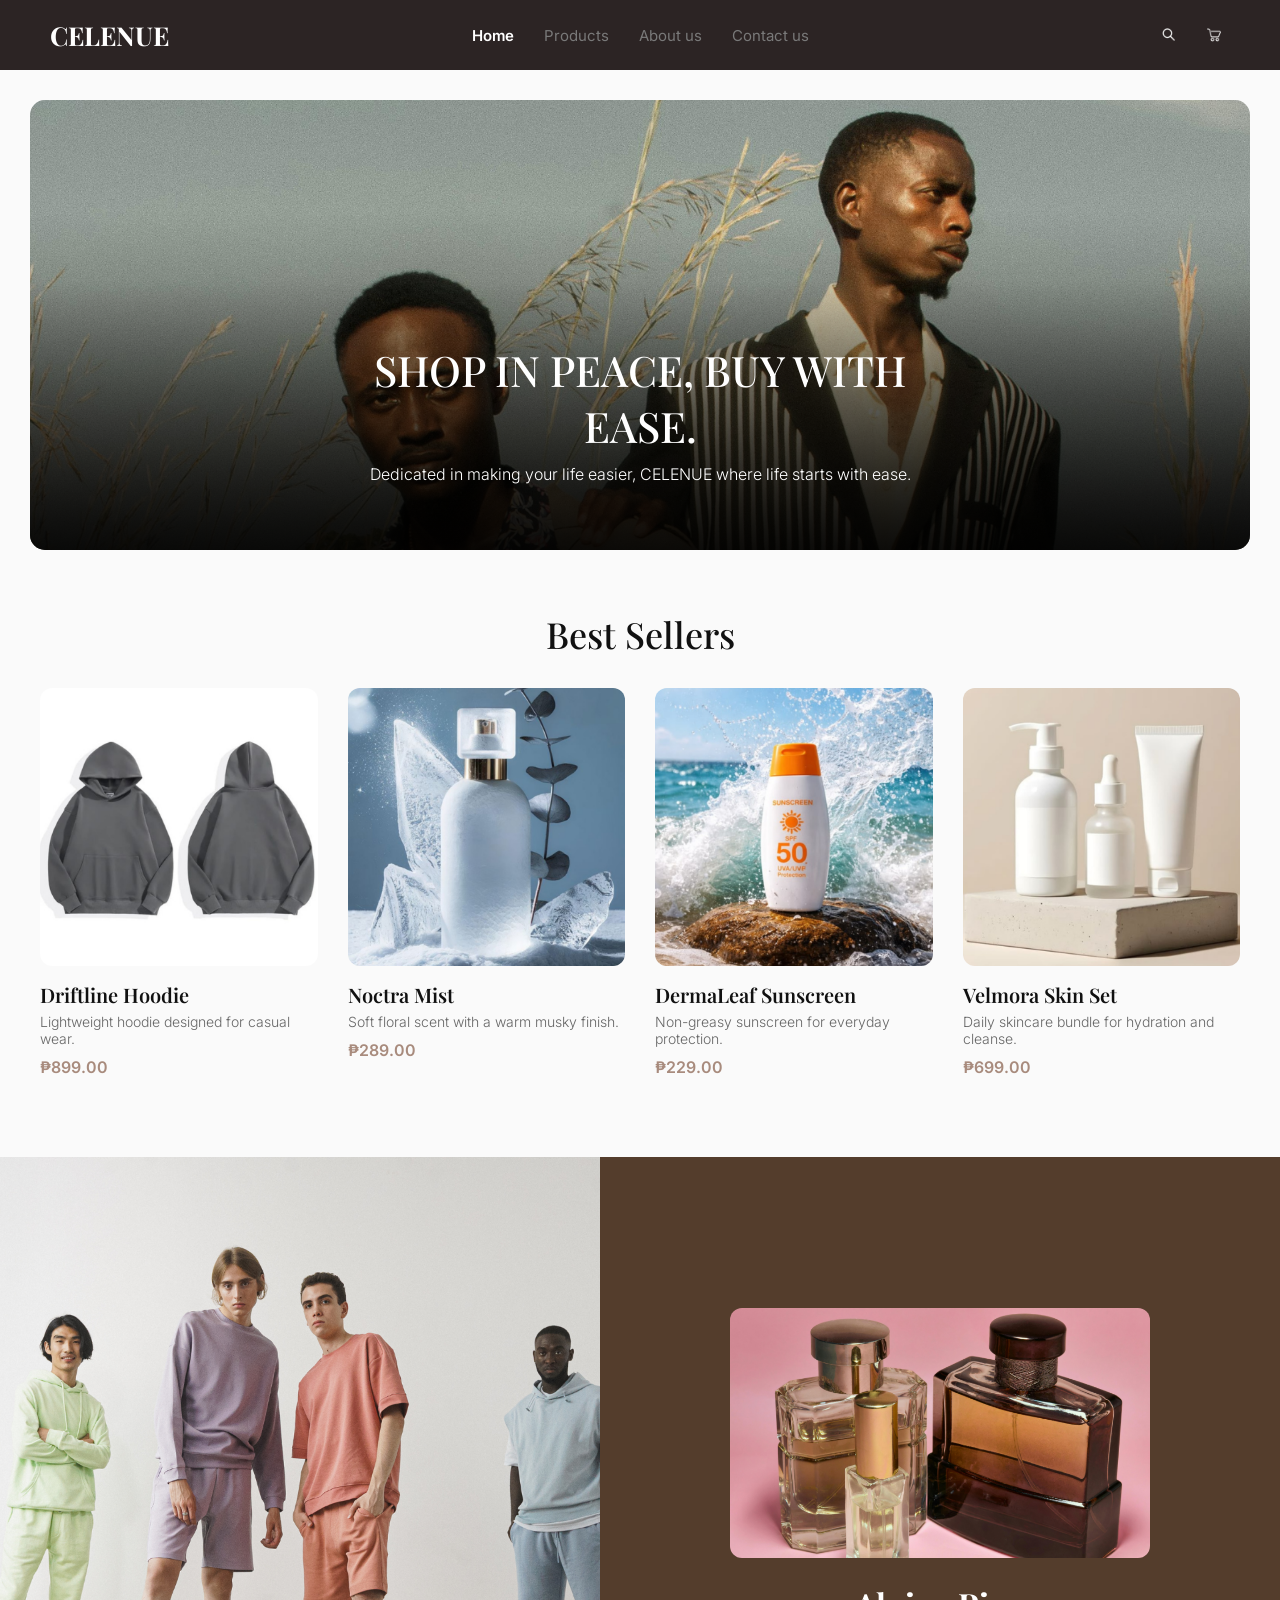
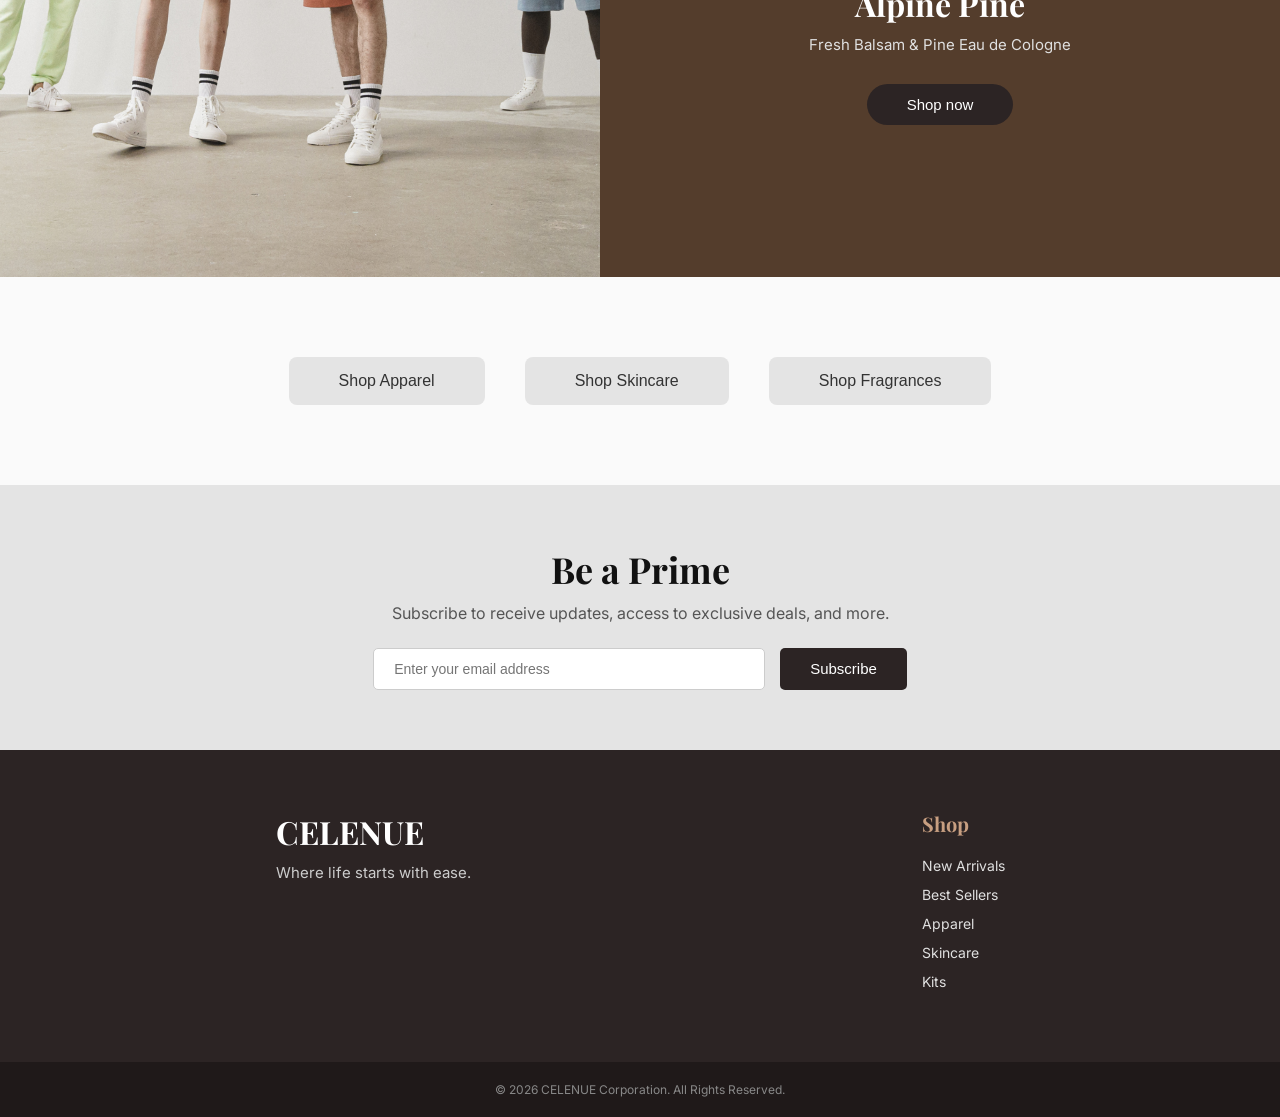
<file: index.html>
<!DOCTYPE html>
<html lang="en">
<head>
    <meta charset="UTF-8">
    <meta name="viewport" content="width=device-width, initial-scale=1.0">
    <link rel="stylesheet" href="style.css">
    <link href="https://fonts.googleapis.com/css2?family=Inter:wght@300;400;500;600&family=Playfair+Display:wght@400;500;600&display=swap" rel="stylesheet">
    <title>CELENUE</title>
    <link rel="icon" href="Assets/Images/favicon.png">
</head>
<body>
    <nav class="navbar"> 
        <h1 class="logo">CELENUE</h1>
        <ul class="navlinks">
            <li><a href="index.html" style="color: white; font-weight: 600;">Home</a></li>
            <li><a href="products.html">Products</a></li>
            <li><a href="about.html">About us</a></li>
            <li><a href="contact.html">Contact us</a></li> 
        </ul>

        <div class="navicons">
            <div class="dropdown-container">
                <button class="iconbtn" style="filter: invert(1);">
                    <img src="Assets/Search.png" alt="Search">
                </button>
                <div class="navPopup searchPopupWide">
                    <div class="searchInputWrapper">
                        <img src="Assets/Search.png" class="searchIconInside">
                        <input type="text" placeholder="Search">
                    </div>
                    <div class="searchResultsGrid">
                        <a href="#modal1" class="searchResultCard" style="text-decoration: none; color: inherit;">
                            <span class="searchResultCategory">Apparel</span>
                            <img src="Assets/products/DriftlineHoodie_apparel.png" class="searchResultImage">
                            <h4 class="searchResultTitle">Driftline Hoodie</h4>
                            <p class="searchResultPrice">₱899.00</p>
                        </a>
                        <a href="#modal2" class="searchResultCard" style="text-decoration: none; color: inherit;">
                            <span class="searchResultCategory">Fragrance</span>
                            <img src="Assets/products/NoctraMist_perfume.png" class="searchResultImage">
                            <h4 class="searchResultTitle">Noctra Mist</h4>
                            <p class="searchResultPrice">₱289.00</p>
                        </a>
                        <a href="#modal3" class="searchResultCard" style="text-decoration: none; color: inherit;">
                            <span class="searchResultCategory">Skincare</span>
                            <img src="Assets/products/DermaLeafSunscreen_skincare.png" class="searchResultImage">
                            <h4 class="searchResultTitle">DermaLeaf</h4>
                            <p class="searchResultPrice">₱229.00</p>
                        </a>
                        <a href="#modal4" class="searchResultCard" style="text-decoration: none; color: inherit;">
                            <span class="searchResultCategory">Kits</span>
                            <img src="Assets/products/VelmoraSkinSet_skincare.png" class="searchResultImage">
                            <h4 class="searchResultTitle">Velmora Skin Set</h4>
                            <p class="searchResultPrice">₱699.00</p>
                        </a>
                    </div>
                </div>
            </div>

            <div class="dropdown-container">
                <button class="iconbtn" style="filter: invert(1);">
                    <img src="Assets/Cart.png" alt="Cart">
                    <span id="cartCount"></span>
                </button>
                <div class="navPopup">
                    <h3 class="cartTitle">Cart</h3>
                    <div id="cartItemsContainer"></div>
                    <div class="cartSubtotalRow">
                        <span>Subtotal</span>
                        <strong id="cartSubtotal">₱0.00</strong>
                    </div>
                    <a href="checkout.html" class="btnCheckout">Check out</a>
                </div>
            </div>
        </div>
    </nav>

    <div class="topImage">
        <img src="Assets/Images/HomePageMain.png" alt="Hero">
        <div class="text">
            <h2>SHOP IN PEACE, BUY WITH EASE.</h2>
            <p>Dedicated in making your life easier, CELENUE where life starts with ease.</p>
        </div>
    </div>

    <h3>Best Sellers</h3>
    <div class="Item-container">
        <a href="#modal1" class="card">
            <img src="Assets/products/DriftlineHoodie_apparel.png" alt="Driftline">
            <div class="text">
                <h4>Driftline Hoodie</h4>
                <p class="desc">Lightweight hoodie designed for casual wear.</p>
                <p class="price">₱899.00</p>
            </div>
        </a>
        <a href="#modal2" class="card">
            <img src="Assets/products/NoctraMist_perfume.png" alt="Noctra">
            <div class="text">
                <h4>Noctra Mist</h4>
                <p class="desc">Soft floral scent with a warm musky finish.</p>
                <p class="price">₱289.00</p>
            </div>
        </a>
        <a href="#modal3" class="card">
            <img src="Assets/products/DermaLeafSunscreen_skincare.png" alt="DermaLeaf">
            <div class="text">
                <h4>DermaLeaf Sunscreen</h4>
                <p class="desc">Non-greasy sunscreen for everyday protection.</p>
                <p class="price">₱229.00</p>
            </div>
        </a>
        <a href="#modal4" class="card">
            <img src="Assets/products/VelmoraSkinSet_skincare.png" alt="Velmora">
            <div class="text">
                <h4>Velmora Skin Set</h4>
                <p class="desc">Daily skincare bundle for hydration and cleanse.</p>
                <p class="price">₱699.00</p>
            </div>
        </a>
    </div>

    <div class="showcase">
        <div class="left-side">
            <img src="Assets/Images/PromoModel.png">
        </div>
        <div class="right-side">
            <div class="right-card">
                <img src="Assets/Images/PromoProduct.png">
                <div class="right-content">
                    <h2>Alpine Pine</h2>
                    <p>Fresh Balsam & Pine Eau de Cologne</p>
                    <a href="products.html"><button>Shop now</button></a>
                </div>
            </div>            
        </div>
    </div>

    <div class="buttonshop">
        <a href="products.html?category=Apparel"><button>Shop Apparel</button></a>
        <a href="products.html?category=Skincare"><button>Shop Skincare</button></a>
        <a href="products.html?category=Fragrance"><button>Shop Fragrances</button></a>
    </div>

    <div class="club">
        <div class="clubInv">
            <h2>Be a Prime</h2>
            <p>Subscribe to receive updates, access to exclusive deals, and more.</p>
        </div>
        <div class="ClubSub">
            <input type="email" placeholder="Enter your email address">
            <button>Subscribe</button>
        </div>
    </div>

    <div class="footer">
        <div class="top-footer">
            <div class="left-footer">
                <h2>CELENUE</h2>
                <p>Where life starts with ease.</p>
            </div>
            <div class="middle-footer">
                <h2>Shop</h2>
                <ul class="shoplinks">
                    <li><a href="products.html?sort=Newest">New Arrivals</a></li>
                    <li><a href="products.html?sort=Top Rated">Best Sellers</a></li>
                    <li><a href="products.html?category=Apparel">Apparel</a></li>
                    <li><a href="products.html?category=Skincare">Skincare</a></li>
                    <li><a href="products.html?category=Kits">Kits</a></li>
                </ul>
            </div>
        </div>
        <div class="bottom-footer">
            <p style="margin: 0;">© 2026 CELENUE Corporation. All Rights Reserved.</p>
        </div>
    </div>
    
    <div id="modal1" class="modalOverlay">
        <div class="quickViewBox">
            <a href="#!" class="closeModalBtn">&times;</a>
            <div class="modalLeft">
                <img src="Assets/products/DriftlineHoodie_apparel.png" alt="Product">
            </div>
            <div class="modalRight">
                <span>Apparel</span>
                <h2>Driftline Hoodie</h2>
                <div class="price">₱899.00</div>
                <p>Lightweight hoodie designed for casual wear. Crafted for extreme comfort and modern minimalism.</p>
                <button class="btnAddCart">Add to cart</button>
                <a href="checkout.html">
                    <button class="modalBtnBlack">Buy now</button>
                </a>
            </div>
        </div>
    </div>

    <div id="modal2" class="modalOverlay">
        <div class="quickViewBox">
            <a href="#!" class="closeModalBtn">&times;</a>
            <div class="modalLeft">
                <img src="Assets/products/NoctraMist_perfume.png" alt="Product">
            </div>
            <div class="modalRight">
                <span>Fragrance</span>
                <h2>Noctra Mist</h2>
                <div class="price">₱289.00</div>
                <p>Soft floral scent with a warm musky finish. Perfect for evening wear and special occasions.</p>
                <button class="btnAddCart">Add to cart</button>
                <a href="checkout.html">
                    <button class="modalBtnBlack">Buy now</button>
                </a>
            </div>
        </div>
    </div>

    <div id="modal3" class="modalOverlay">
        <div class="quickViewBox">
            <a href="#!" class="closeModalBtn">&times;</a>
            <div class="modalLeft">
                <img src="Assets/products/DermaLeafSunscreen_skincare.png" alt="Product">
            </div>
            <div class="modalRight">
                <span>Skincare</span>
                <h2>DermaLeaf Sunscreen</h2>
                <div class="price">₱229.00</div>
                <p>Non-greasy sunscreen for everyday protection. Keeps your skin clear and protected from UV rays.</p>
                <button class="btnAddCart">Add to cart</button>
                <a href="checkout.html">
                    <button class="modalBtnBlack">Buy now</button>
                </a>
            </div>
        </div>
    </div>

    <div id="modal4" class="modalOverlay">
        <div class="quickViewBox">
            <a href="#!" class="closeModalBtn">&times;</a>
            <div class="modalLeft">
                <img src="Assets/products/VelmoraSkinSet_skincare.png" alt="Product">
            </div>
            <div class="modalRight">
                <span>Kits</span>
                <h2>Velmora Skin Set</h2>
                <div class="price">₱699.00</div>
                <p>Daily skincare bundle for hydration and gentle cleanse. The ultimate grooming essential.</p>
                <button class="btnAddCart">Add to cart</button>
                <a href="checkout.html">
                    <button class="modalBtnBlack">Buy now</button>
                </a>
            </div>
        </div>
    </div>

    <script src="products.js"></script>
    <script src="script.js"></script>
</body>
</html>
</file>
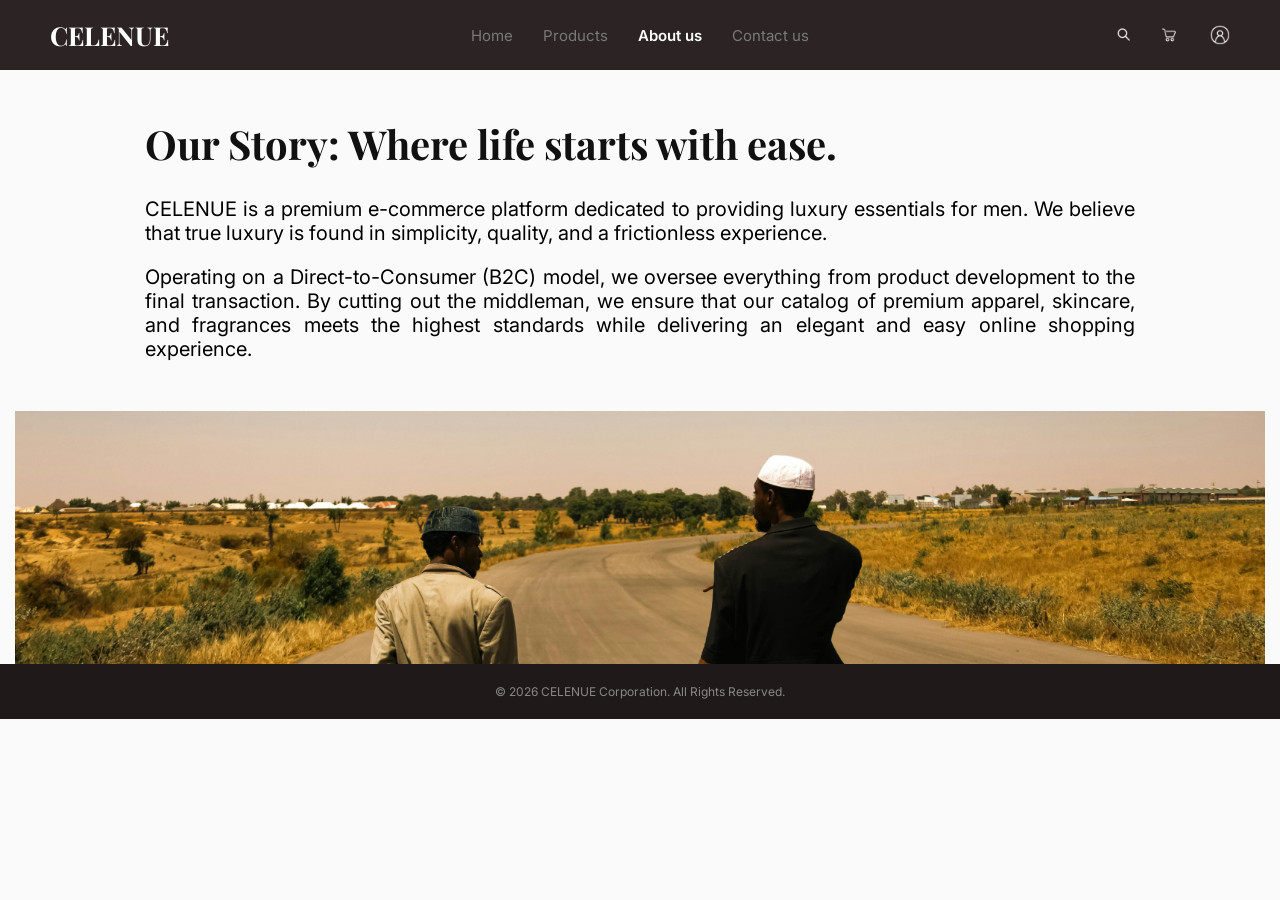
<file: about.html>
<!DOCTYPE html>
<html lang="en">
<head>
    <meta charset="UTF-8">
    <meta name="viewport" content="width=device-width, initial-scale=1.0">
    <link rel="stylesheet" href="style.css">
    <link href="https://fonts.googleapis.com/css2?family=Inter:wght@300;400;500;600&family=Playfair+Display:wght@400;500;600&display=swap" rel="stylesheet">
    <title>About Us</title>
    <link rel="icon" href="Assets/Images/favicon.png">
</head>
<body>
    <div class="about-wrapper">
        <nav class="navbar"> 
            <h1 class="logo">CELENUE</h1>
            <ul class="navlinks">
                <li><a href="index.html">Home</a></li>
                <li><a href="products.html">Products</a></li>
                <li><a href="about.html" style="color: white; font-weight: 600;">About us</a></li>
                <li><a href="contact.html">Contact us</a></li> 
            </ul>

            <div class="navicons">
                <div class="dropdown-container">
                    <button class="iconbtn" style="filter: invert(1);">
                        <img src="Assets/Search.png" alt="Search">
                    </button>
                    <div class="navPopup searchPopupWide">
                        <div class="searchInputWrapper">
                            <img src="Assets/Search.png" class="searchIconInside">
                            <input type="text" placeholder="Search">
                        </div>
                        <div class="searchResultsGrid">
                            <a href="#modal1" class="searchResultCard" style="text-decoration: none; color: inherit;">
                                <span class="searchResultCategory">Apparel</span>
                                <img src="Assets/products/DriftlineHoodie_apparel.png" class="searchResultImage">
                                <h4 class="searchResultTitle">Driftline Hoodie</h4>
                                <p class="searchResultPrice">₱899.00</p>
                            </a>
                            <a href="#modal2" class="searchResultCard" style="text-decoration: none; color: inherit;">
                                <span class="searchResultCategory">Fragrance</span>
                                <img src="Assets/products/NoctraMist_perfume.png" class="searchResultImage">
                                <h4 class="searchResultTitle">Noctra Mist</h4>
                                <p class="searchResultPrice">₱289.00</p>
                            </a>
                            <a href="#modal3" class="searchResultCard" style="text-decoration: none; color: inherit;">
                                <span class="searchResultCategory">Skincare</span>
                                <img src="Assets/products/DermaLeafSunscreen_skincare.png" class="searchResultImage">
                                <h4 class="searchResultTitle">DermaLeaf</h4>
                                <p class="searchResultPrice">₱229.00</p>
                            </a>
                            <a href="#modal4" class="searchResultCard" style="text-decoration: none; color: inherit;">
                                <span class="searchResultCategory">Kits</span>
                                <img src="Assets/products/VelmoraSkinSet_skincare.png" class="searchResultImage">
                                <h4 class="searchResultTitle">Velmora Skin Set</h4>
                                <p class="searchResultPrice">₱699.00</p>
                            </a>
                        </div>
                    </div>
                </div>

                <div class="dropdown-container">
                    <button class="iconbtn" style="filter: invert(1);">
                        <img src="Assets/Cart.png" alt="Cart">
                        <span id="cartCount"></span>
                    </button>
                    <div class="navPopup">
                        <h3 class="cartTitle">Cart</h3>
                        
                        <div id="cartItemsContainer"></div>

                        <div class="cartSubtotalRow">
                            <span>Subtotal</span>
                            <strong id="cartSubtotal">₱0.00</strong>
                        </div>
                        
                        <a href="checkout.html" class="btnCheckout">Check out</a>
                    </div>
                </div>

                <div class="dropdown-container">
                    <button class="iconbtn" style="filter: invert(1);"><img src="Assets/Profile.png" alt="Profile"></button>
                    <div class="navPopup" style="width: 200px;">
                        <p style="margin: 0 0 15px 0; font-size: 14px;">Welcome back!</p>
                        <a href="#!" class="btnCheckout">Sign In</a>
                    </div>
                </div>
            </div>
        </nav>

        <div class="about-content">
            <h1>Our Story: Where life starts with ease.</h1>
            <p>CELENUE is a premium e-commerce platform dedicated to providing luxury essentials for men. We believe that true luxury is found in simplicity, quality, and a frictionless experience.</p>
            <p>Operating on a Direct-to-Consumer (B2C) model, we oversee everything from product development to the final transaction. By cutting out the middleman, we ensure that our catalog of premium apparel, skincare, and fragrances meets the highest standards while delivering an elegant and easy online shopping experience.</p>
        </div>

        <img src="Assets/Images/AboutUs.png" alt="About CELENUE" class="about-image">

        <div class="bottom-footer" style="margin-top: auto; margin-bottom: 0;">
            <p style="margin: 0;">© 2026 CELENUE Corporation. All Rights Reserved.</p>
        </div>
    </div>

    <script src="products.js"></script>
    <script src="script.js"></script>
</body>
</html>
</file>
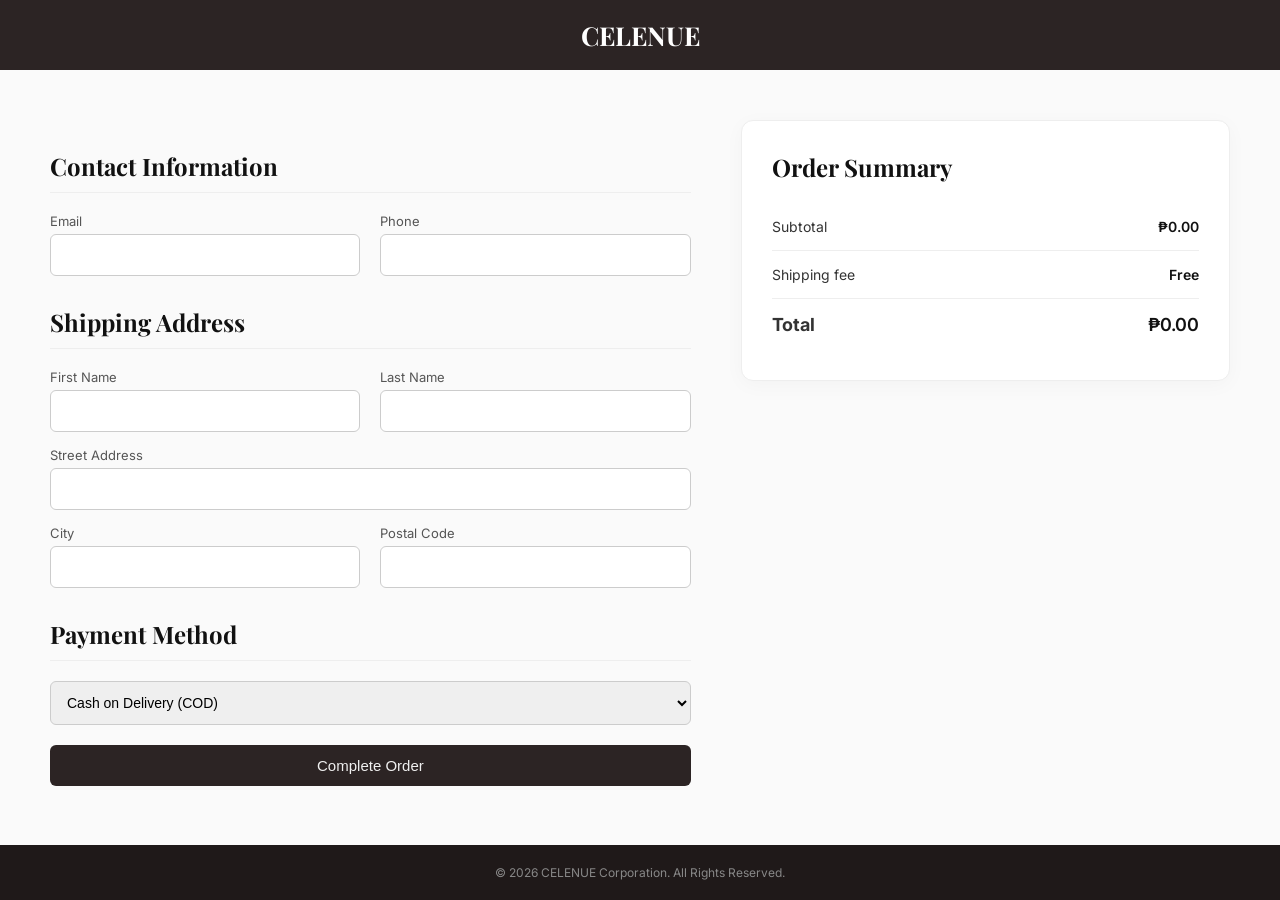
<file: checkout.html>
<!DOCTYPE html>
<html lang="en">
<head>
    <meta charset="UTF-8">
    <meta name="viewport" content="width=device-width, initial-scale=1.0">
    <link rel="stylesheet" href="style.css">
    <link href="https://fonts.googleapis.com/css2?family=Inter:wght@300;400;500;600&family=Playfair+Display:wght@400;500;600&display=swap" rel="stylesheet">
    <title>Checkout</title>
    <link rel="icon" href="Assets/Images/favicon.png">
</head>
<body>
    <nav class="navbar" style="justify-content: center; display: flex;"> 
        <h1 class="logo" style="margin: 0;">CELENUE</h1>
    </nav>

    <div class="checkout-wrapper">
        <div class="checkout-form">
            <h2>Contact Information</h2>
            <div class="form-row">
                <div class="form-group"><label>Email</label><input type="email"></div>
                <div class="form-group"><label>Phone</label><input type="text"></div>
            </div>
            
            <h2>Shipping Address</h2>
            <div class="form-row">
                <div class="form-group"><label>First Name</label><input type="text"></div>
                <div class="form-group"><label>Last Name</label><input type="text"></div>
            </div>
            <div class="form-group" style="margin-bottom: 15px;">
                <label>Street Address</label><input type="text">
            </div>
            <div class="form-row">
                <div class="form-group"><label>City</label><input type="text"></div>
                <div class="form-group"><label>Postal Code</label><input type="text"></div>
            </div>
            
            <h2>Payment Method</h2>
            <div class="form-group">
                <select>
                    <option>Cash on Delivery (COD)</option>
                    <option>Credit Card</option>
                </select>
            </div>
            
            <button class="btnCheckout complete-order-btn" style="color:rgb(239, 239, 239); margin-top: 20px; margin-bottom: 20px; border-radius: 6px;">Complete Order</button>
        </div>

        <div class="checkout-summary">
            <h2>Order Summary</h2>
            <table class="summary-table">
                <tr><td>Subtotal</td><td>₱0.00</td></tr>
                <tr><td>Shipping fee</td><td>Free</td></tr>
                <tr><td><strong style="font-size:18px;">Total</strong></td><td><strong style="font-size:18px;">₱0.00</strong></td></tr>
            </table>
        </div>
    </div>

    <div class="bottom-footer" style="position: fixed; bottom: 0; width: 100%;">
        <p style="margin: 0;">© 2026 CELENUE Corporation. All Rights Reserved.</p>
    </div>

    <script src="products.js"></script>
    <script src="script.js"></script>
</body>
</html>
</file>
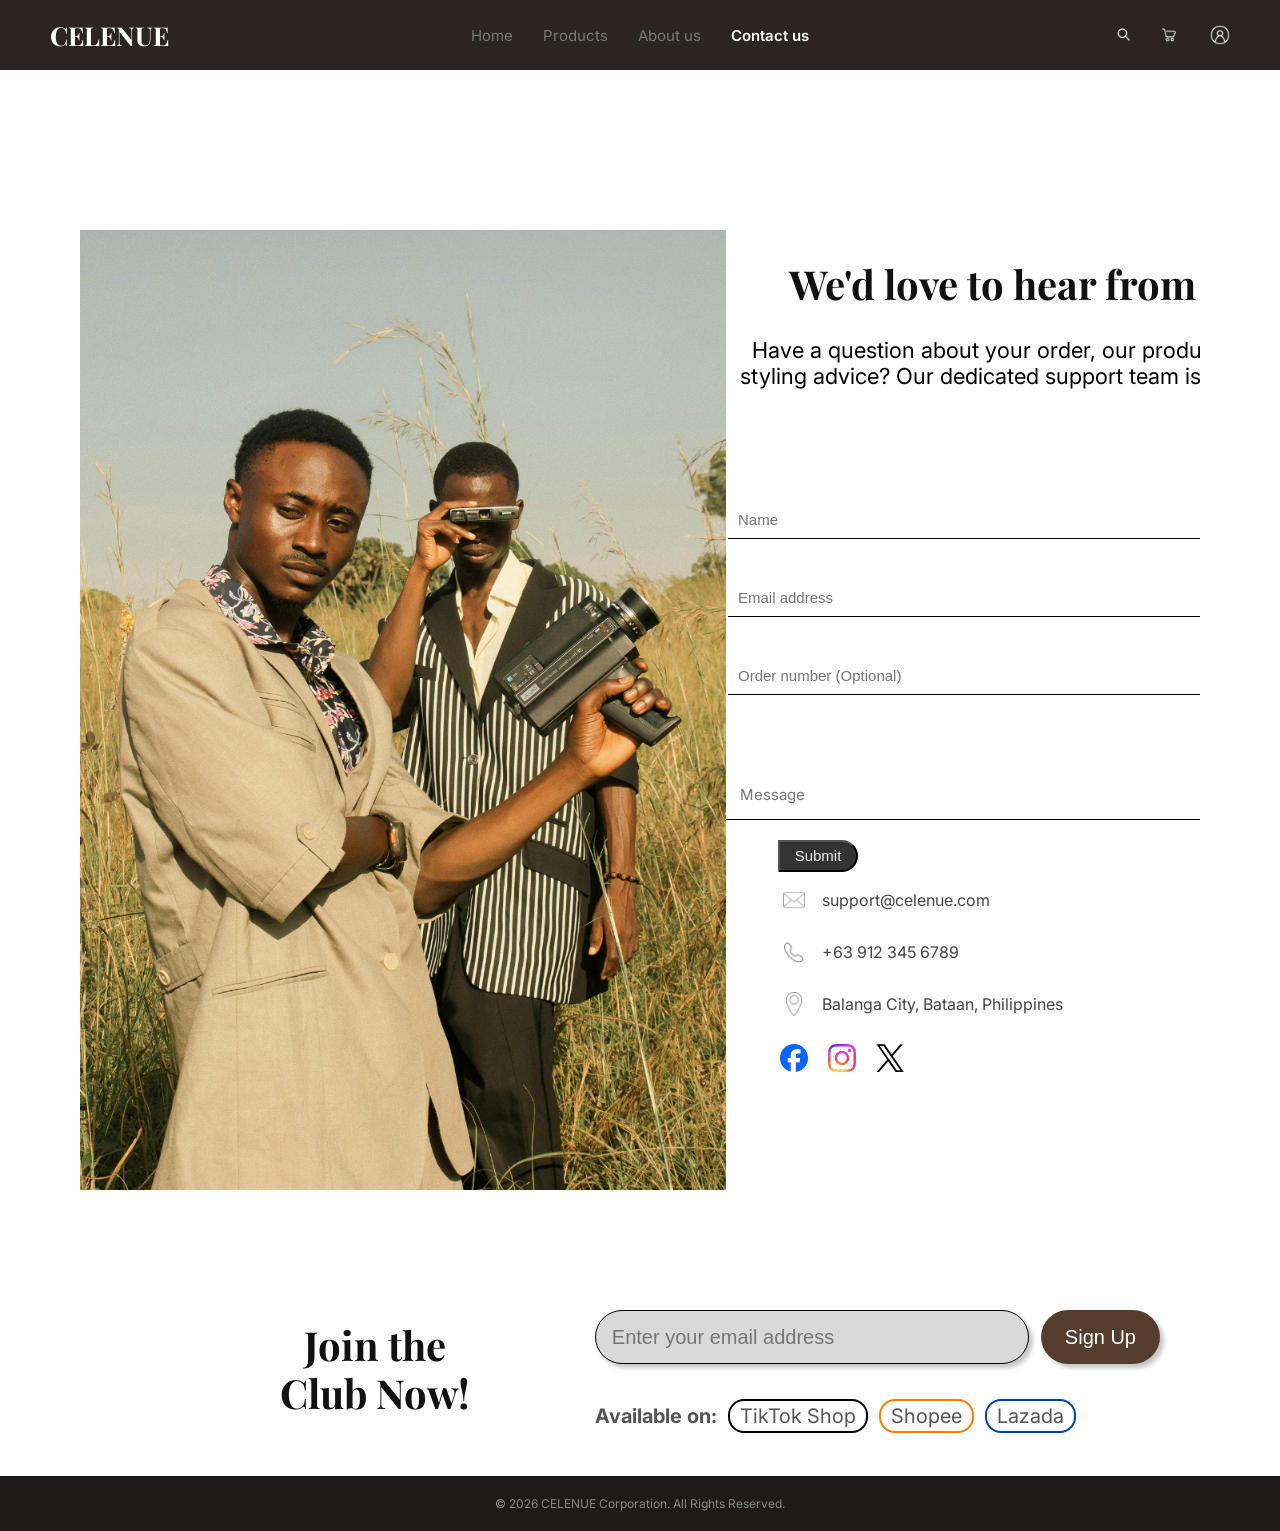
<file: contact.html>
<!DOCTYPE html>
<html lang="en">
<head>
    <meta charset="UTF-8">
    <meta name="viewport" content="width=device-width, initial-scale=1.0">
    <link rel="stylesheet" href="style.css">
    <link href="https://fonts.googleapis.com/css2?family=Inter:wght@300;400;500;600&family=Playfair+Display:wght@400;500;600&display=swap" rel="stylesheet">
    <title>Contact Us</title>
    <link rel="icon" href="Assets/Images/favicon.png">
</head>
<body style="background-color: white;">
    <nav class="navbar"> 
        <h1 class="logo">CELENUE</h1>
        <ul class="navlinks">
            <li><a href="index.html">Home</a></li>
            <li><a href="products.html">Products</a></li>
            <li><a href="about.html">About us</a></li>
            <li><a href="contact.html" style="color: white; font-weight: 600;">Contact us</a></li> 
        </ul>

        <div class="navicons">
            <div class="dropdown-container">
                <button class="iconbtn" style="filter: invert(1);">
                    <img src="Assets/Search.png" alt="Search">
                </button>
                <div class="navPopup searchPopupWide">
                    <div class="searchInputWrapper">
                        <img src="Assets/Search.png" class="searchIconInside">
                        <input type="text" placeholder="Search">
                    </div>
                    <div class="searchResultsGrid">
                        <a href="#modal1" class="searchResultCard" style="text-decoration: none; color: inherit;">
                            <span class="searchResultCategory">Apparel</span>
                            <img src="Assets/products/DriftlineHoodie_apparel.png" class="searchResultImage">
                            <h4 class="searchResultTitle">Driftline Hoodie</h4>
                            <p class="searchResultPrice">₱899.00</p>
                        </a>
                        <a href="#modal2" class="searchResultCard" style="text-decoration: none; color: inherit;">
                            <span class="searchResultCategory">Fragrance</span>
                            <img src="Assets/products/NoctraMist_perfume.png" class="searchResultImage">
                            <h4 class="searchResultTitle">Noctra Mist</h4>
                            <p class="searchResultPrice">₱289.00</p>
                        </a>
                        <a href="#modal3" class="searchResultCard" style="text-decoration: none; color: inherit;">
                            <span class="searchResultCategory">Skincare</span>
                            <img src="Assets/products/DermaLeafSunscreen_skincare.png" class="searchResultImage">
                            <h4 class="searchResultTitle">DermaLeaf</h4>
                            <p class="searchResultPrice">₱229.00</p>
                        </a>
                        <a href="#modal4" class="searchResultCard" style="text-decoration: none; color: inherit;">
                            <span class="searchResultCategory">Kits</span>
                            <img src="Assets/products/VelmoraSkinSet_skincare.png" class="searchResultImage">
                            <h4 class="searchResultTitle">Velmora Skin Set</h4>
                            <p class="searchResultPrice">₱699.00</p>
                        </a>
                    </div>
                </div>
            </div>

            <div class="dropdown-container">
                <button class="iconbtn" style="filter: invert(1);">
                    <img src="Assets/Cart.png" alt="Cart">
                    <span id="cartCount"></span>
                </button>
                <div class="navPopup">
                    <h3 class="cartTitle">Cart</h3>
                    
                    <div id="cartItemsContainer"></div>

                    <div class="cartSubtotalRow">
                        <span>Subtotal</span>
                        <strong id="cartSubtotal">₱0.00</strong>
                    </div>
                    
                    <a href="checkout.html" class="btnCheckout">Check out</a>
                </div>
            </div>

            <div class="dropdown-container">
                <button class="iconbtn" style="filter: invert(1);"><img src="Assets/Profile.png" alt="Profile"></button>
                <div class="navPopup" style="width: 200px;">
                    <p style="margin: 0 0 15px 0; font-size: 14px;">Welcome back!</p>
                    <a href="#!" class="btnCheckout">Sign In</a>
                </div>
            </div>
        </div>
    </nav>

    <div class="contact-layout">
        <div class="contact-left">
            <img src="Assets/Images/contactUs.png" alt="Contact Model">
        </div>
        <div class="contact-right">
            <h1>We'd love to hear from you!</h1>
            <p class="sub">Have a question about your order, our products, or need<br>styling advice? Our dedicated support team is here to help.</p>
            
            <form class="form">
                <input type="text" placeholder="Name" style="margin-top: 50px;">
                <input type="email" placeholder="Email address">
                <input type="text" placeholder="Order number (Optional)">
                <textarea placeholder="Message"></textarea>
                <button type="button">Submit</button>
            </form>

            <div class="contact-details">
                <div class="detail-row">
                    <img src="Assets/Mail.png">
                    <span>support@celenue.com</span>
                </div>
                <div class="detail-row">
                    <img src="Assets/Phone.png">
                    <span>+63 912 345 6789</span>
                </div>
                <div class="detail-row">
                    <img src="Assets/Location.png">
                    <span>Balanga City, Bataan, Philippines</span>
                </div>
                <div class="socials">                
                    <img class="img" src="Assets/Facebook.png" alt="facebookIcon">
                    <img class="img" src="Assets/Instagram.png" alt="instagramIcon">
                    <img class="img" src="Assets/X.com.png" alt="xIcon">
                </div>
            </div>
        </div>
    </div>

    <div class="join-club-banner">
        <h2>Join the<br>Club Now!</h2>
        <div>
            <div class="join-club-form">
                <input type="email" placeholder="Enter your email address">
                <button class="btnsign">Sign Up</button>
            </div>
            <div class="available-badges">
                <strong>Available on:</strong>
                <span style="border: 2px solid #000000;">TikTok Shop</span>
                <span style="border: 2px solid #FF7B00;">Shopee</span>
                <span style="border: 2px solid #003fab;">Lazada</span>
            </div>
        </div>
    </div>

    <div class="bottom-footer">
        <p style="margin: 0;">© 2026 CELENUE Corporation. All Rights Reserved.</p>
    </div>

    <script src="products.js"></script>
    <script src="script.js"></script>
</body>
</html>
</file>
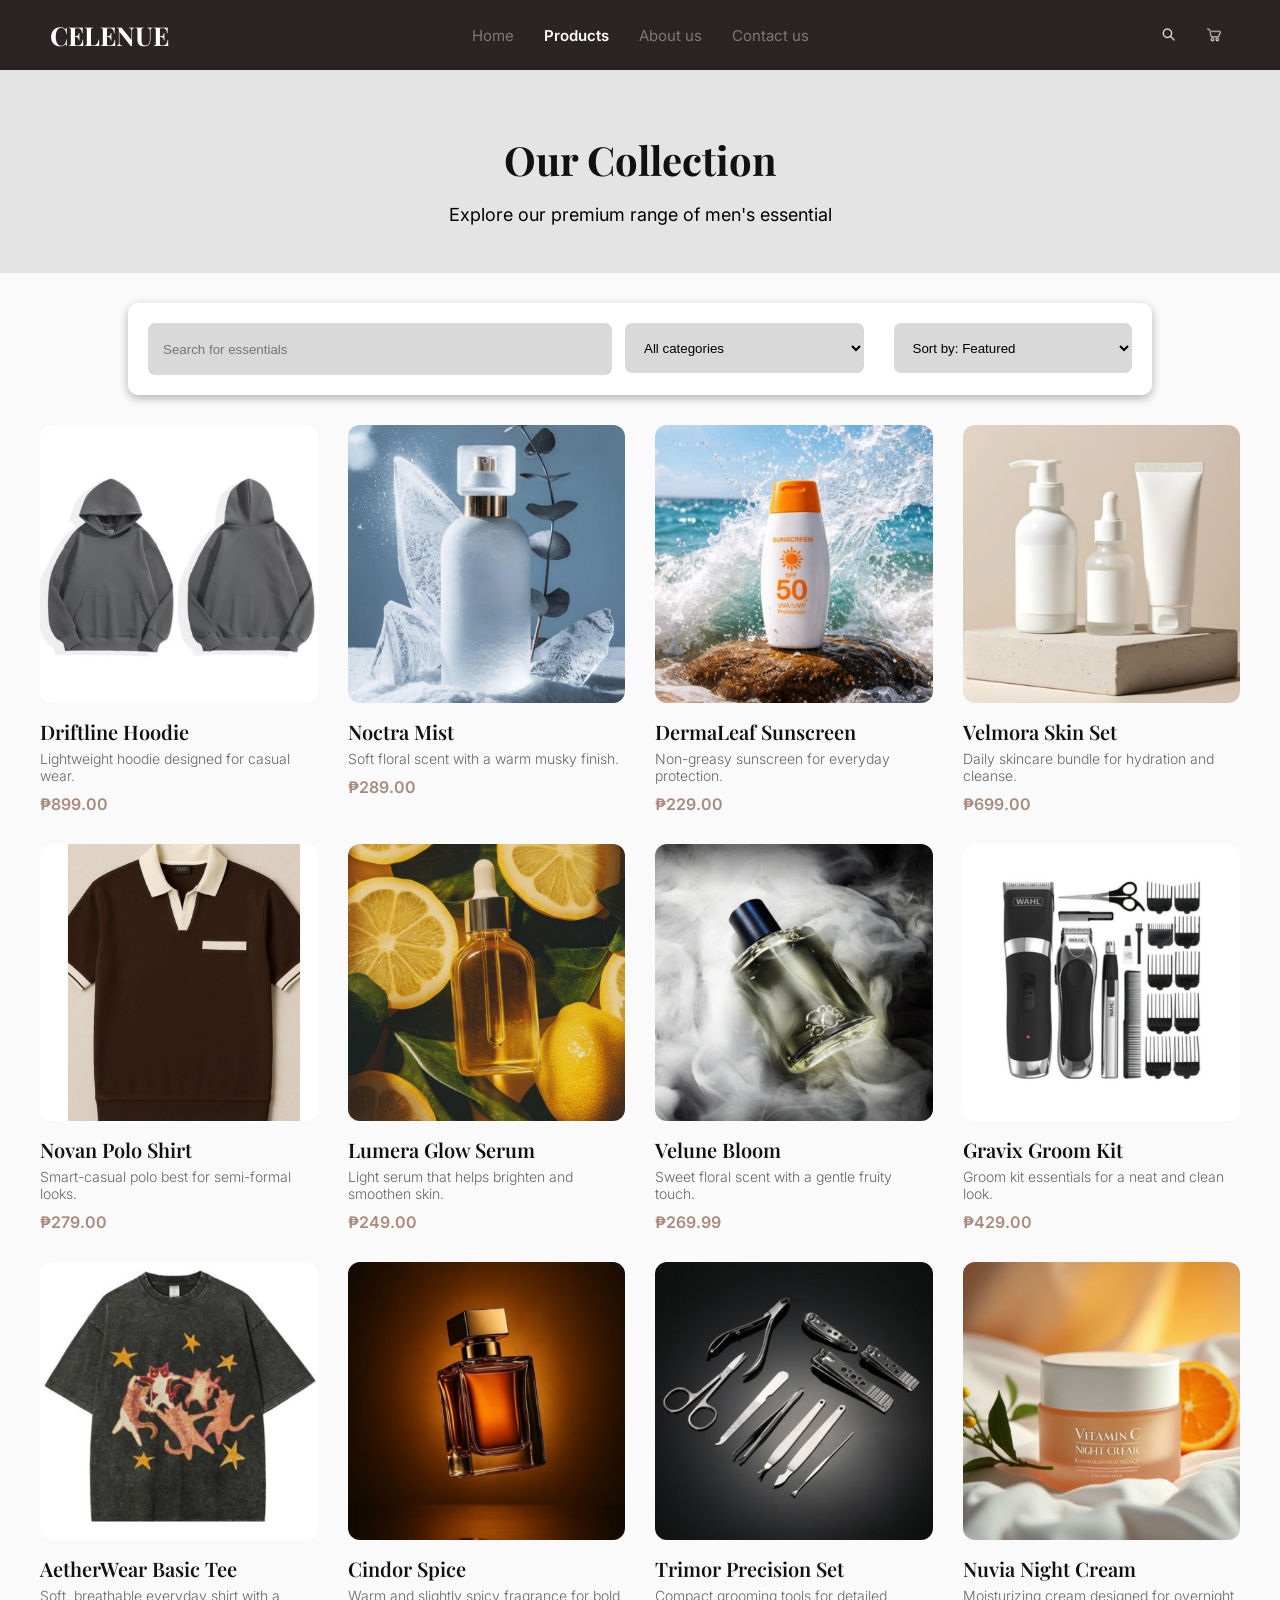
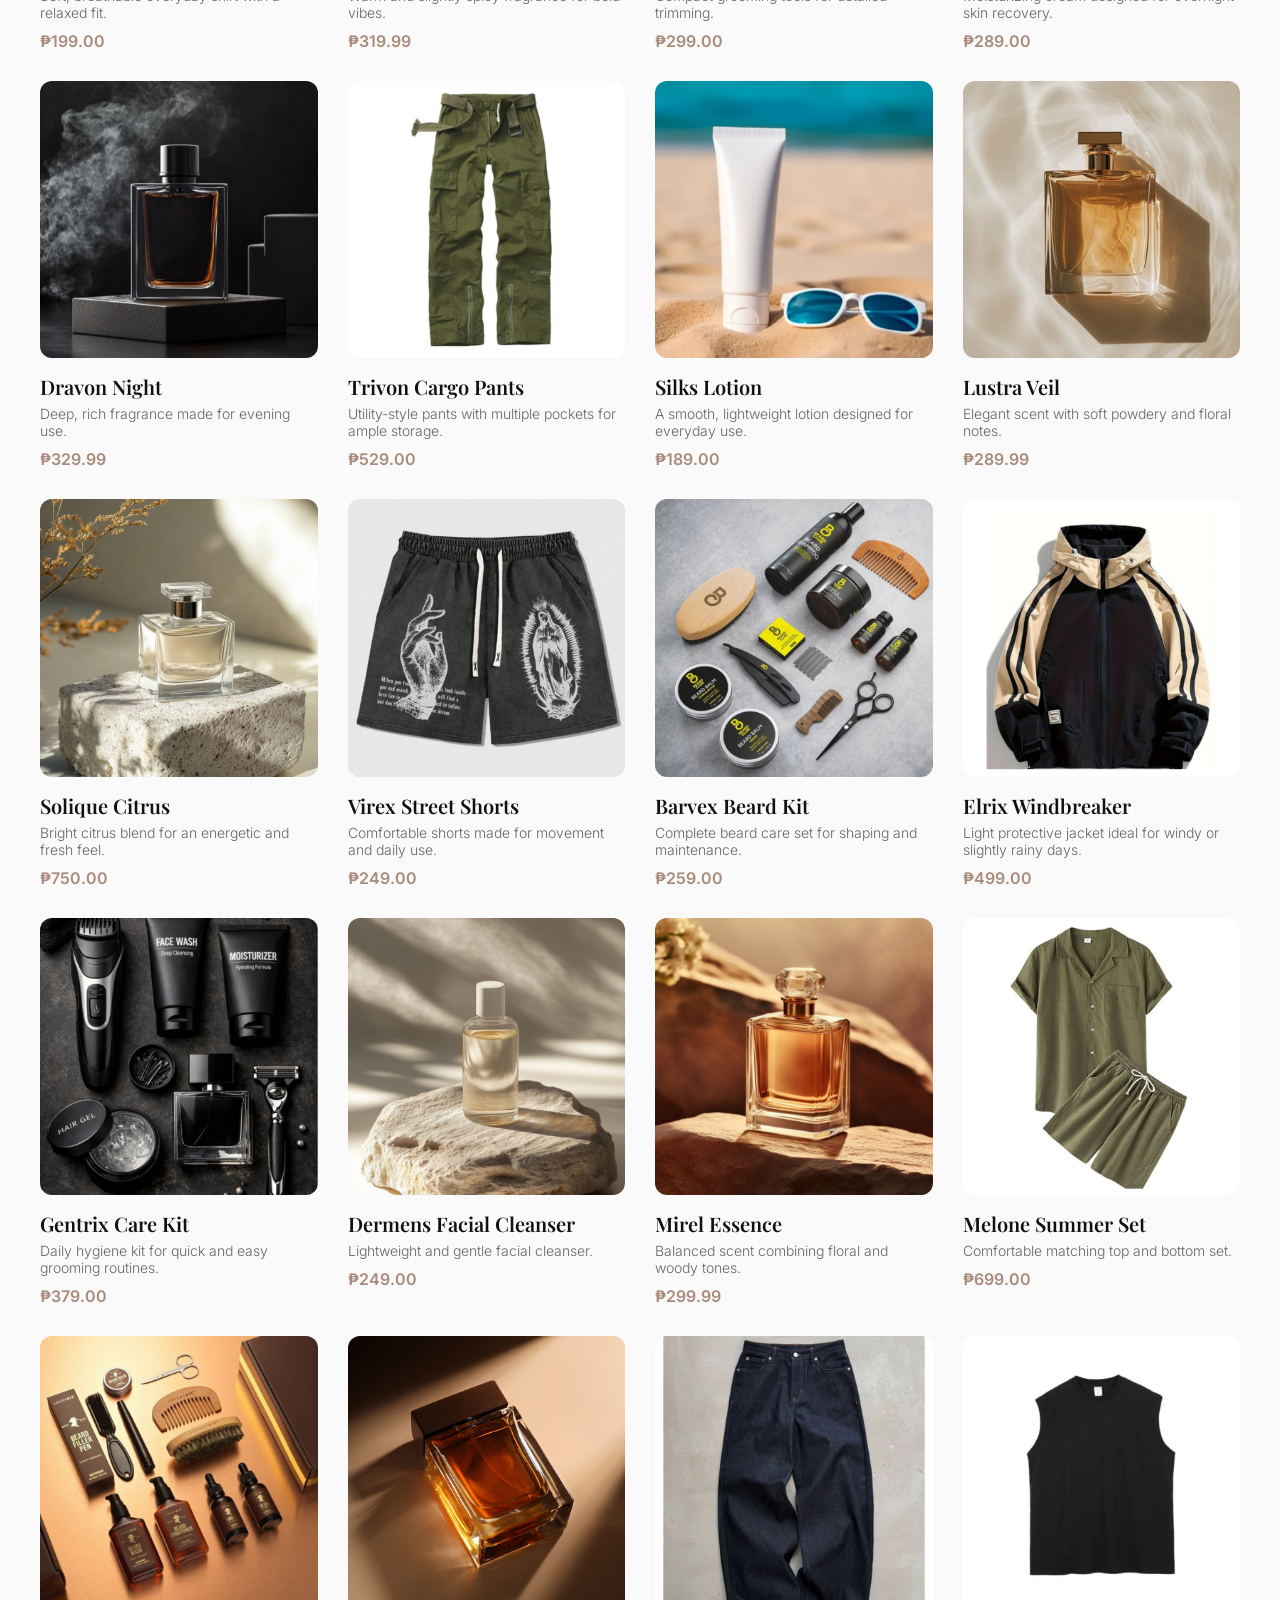
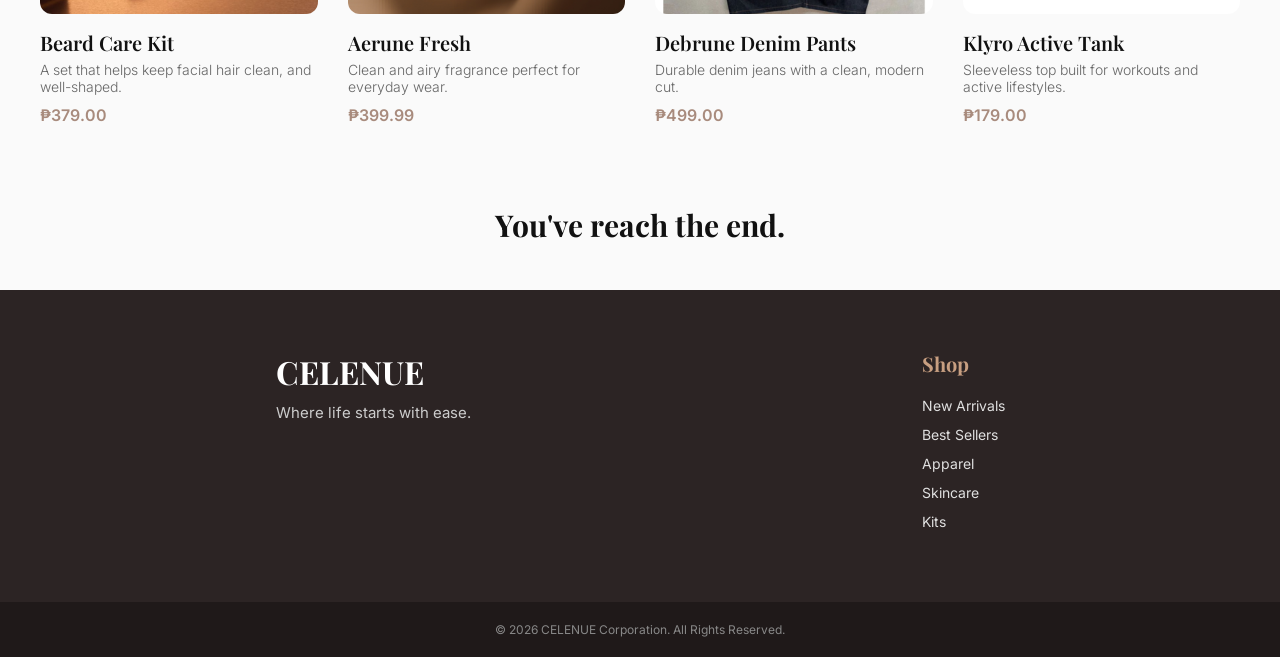
<file: products.html>
<!DOCTYPE html>
<html lang="en">
<head>
    <meta charset="UTF-8">
    <meta name="viewport" content="width=device-width, initial-scale=1.0">
    <link rel="stylesheet" href="style.css">
    <link href="https://fonts.googleapis.com/css2?family=Inter:wght@300;400;500;600&family=Playfair+Display:wght@400;500;600&display=swap" rel="stylesheet">
    <title>Products</title>
    <link rel="icon" href="Assets/Images/favicon.png">
</head>
<body>
    <nav class="navbar"> 
        <h1 class="logo">CELENUE</h1>
        <ul class="navlinks">
            <li><a href="index.html">Home</a></li>
            <li><a href="products.html" style="color: white; font-weight: 600;">Products</a></li>
            <li><a href="about.html">About us</a></li>
            <li><a href="contact.html">Contact us</a></li> 
        </ul>

        <div class="navicons">
            <div class="dropdown-container">
                <button class="iconbtn" style="filter: invert(1);">
                    <img src="Assets/Search.png" alt="Search">
                </button>
                <div class="navPopup searchPopupWide">
                    <div class="searchInputWrapper">
                        <img src="Assets/Search.png" class="searchIconInside">
                        <input type="text" placeholder="Search">
                    </div>
                    <div class="searchResultsGrid">
                    </div>
                </div>
            </div>

            <div class="dropdown-container">
                <button class="iconbtn" style="filter: invert(1);">
                    <img src="Assets/Cart.png" alt="Cart">
                    <span id="cartCount"></span>
                </button>
                <div class="navPopup">
                    <h3 class="cartTitle">Cart</h3>
                    <div id="cartItemsContainer"></div>
                    <div class="cartSubtotalRow">
                        <span>Subtotal</span>
                        <strong id="cartSubtotal">₱0.00</strong>
                    </div>
                    <a href="checkout.html" class="btnCheckout">Check out</a>
                </div>
            </div>
        </div>
    </nav>

    <div class="product-topImage">
        <h2>Our Collection</h2>
        <p>Explore our premium range of men's essential</p>
    </div>

    <div class="sort-section">
        <div class="search-box">
            <input type="text" placeholder="Search for essentials">
        </div>
        <select class="dropdown">
            <option>All categories</option>
            <option>Apparel</option>
            <option>Fragrance</option>
            <option>Kits</option>
            <option>Skincare</option>
        </select>
        <select class="dropdown">
            <option>Sort by: Featured</option>
            <option>Newest</option>
            <option>Top Rated</option>
        </select>
    </div>

    <div class="Item-container">
    </div>

    <div class="product-bottom">
        <h2>You've reach the end.</h2>
    </div>
    
    <div class="footer">
        <div class="top-footer">
            <div class="left-footer">
                <h2>CELENUE</h2>
                <p>Where life starts with ease.</p>
            </div>
            <div class="middle-footer">
                <h2>Shop</h2>
                <ul class="shoplinks">
                    <li><a href="products.html?sort=Newest">New Arrivals</a></li>
                    <li><a href="products.html?sort=Top Rated">Best Sellers</a></li>
                    <li><a href="products.html?category=Apparel">Apparel</a></li>
                    <li><a href="products.html?category=Skincare">Skincare</a></li>
                    <li><a href="products.html?category=Kits">Kits</a></li>
                </ul>
            </div>
        </div>
        <div class="bottom-footer">
            <p style="margin: 0;">© 2026 CELENUE Corporation. All Rights Reserved.</p>
        </div>
    </div>

    <div id="modal1" class="modalOverlay">
        <div class="quickViewBox">
            <a href="#!" class="closeModalBtn">&times;</a>
            <div class="modalLeft">
                <img src="Assets/products/DriftlineHoodie_apparel.png" alt="Product">
            </div>
            <div class="modalRight">
                <span>Apparel</span>
                <h2>Driftline Hoodie</h2>
                <div class="price">₱899.00</div>
                <p>Lightweight hoodie designed for casual wear.</p>
                <button class="btnAddCart">Add to cart</button>
                <a href="checkout.html">
                    <button class="modalBtnBlack">Buy now</button>
                </a>
            </div>
        </div>
    </div>

    <div id="modal2" class="modalOverlay">
        <div class="quickViewBox">
            <a href="#!" class="closeModalBtn">&times;</a>
            <div class="modalLeft">
                <img src="Assets/products/NoctraMist_perfume.png" alt="Product">
            </div>
            <div class="modalRight">
                <span>Fragrance</span>
                <h2>Noctra Mist</h2>
                <div class="price">₱289.00</div>
                <p>Soft floral scent with a warm musky finish.</p>
                <button class="btnAddCart">Add to cart</button>
                <a href="checkout.html">
                    <button class="modalBtnBlack">Buy now</button>
                </a>
            </div>
        </div>
    </div>

    <div id="modal3" class="modalOverlay">
        <div class="quickViewBox">
            <a href="#!" class="closeModalBtn">&times;</a>
            <div class="modalLeft">
                <img src="Assets/products/DermaLeafSunscreen_skincare.png" alt="Product">
            </div>
            <div class="modalRight">
                <span>Skincare</span>
                <h2>DermaLeaf Sunscreen</h2>
                <div class="price">₱229.00</div>
                <p>Non-greasy sunscreen for everyday protection.</p>
                <button class="btnAddCart">Add to cart</button>
                <a href="checkout.html">
                    <button class="modalBtnBlack">Buy now</button>
                </a>
            </div>
        </div>
    </div>

    <div id="modal4" class="modalOverlay">
        <div class="quickViewBox">
            <a href="#!" class="closeModalBtn">&times;</a>
            <div class="modalLeft">
                <img src="Assets/products/VelmoraSkinSet_skincare.png" alt="Product">
            </div>
            <div class="modalRight">
                <span>Kits</span>
                <h2>Velmora Skin Set</h2>
                <div class="price">₱699.00</div>
                <p>Daily skincare bundle for hydration and gentle cleanse.</p>
                <button class="btnAddCart">Add to cart</button>
                <a href="checkout.html">
                    <button class="modalBtnBlack">Buy now</button>
                </a>
            </div>
        </div>
    </div>

    <div id="modal5" class="modalOverlay">
        <div class="quickViewBox">
            <a href="#!" class="closeModalBtn">&times;</a>
            <div class="modalLeft">
                <img src="Assets/products/NovanPoloShirt_apparel.png" alt="Product">
            </div>
            <div class="modalRight">
                <span>Apparel</span>
                <h2>Novan Polo Shirt</h2>
                <div class="price">₱279.00</div>
                <p>Smart-casual polo best for semi-formal looks.</p>
                <button class="btnAddCart">Add to cart</button>
                <a href="checkout.html">
                    <button class="modalBtnBlack">Buy now</button>
                </a>
            </div>
        </div>
    </div>

    <div id="modal6" class="modalOverlay">
        <div class="quickViewBox">
            <a href="#!" class="closeModalBtn">&times;</a>
            <div class="modalLeft">
                <img src="Assets/products/LumeraGlowSerum_skincare.png" alt="Product">
            </div>
            <div class="modalRight">
                <span>Skincare</span>
                <h2>Lumera Glow Serum</h2>
                <div class="price">₱249.00</div>
                <p>Light serum that helps brighten and smoothen skin.</p>
                <button class="btnAddCart">Add to cart</button>
                <a href="checkout.html">
                    <button class="modalBtnBlack">Buy now</button>
                </a>
            </div>
        </div>
    </div>

    <div id="modal7" class="modalOverlay">
        <div class="quickViewBox">
            <a href="#!" class="closeModalBtn">&times;</a>
            <div class="modalLeft">
                <img src="Assets/products/VeluneBloom_perfume.png" alt="Product">
            </div>
            <div class="modalRight">
                <span>Fragrance</span>
                <h2>Velune Bloom</h2>
                <div class="price">₱269.99</div>
                <p>Sweet floral scent with a gentle fruity touch.</p>
                <button class="btnAddCart">Add to cart</button>
                <a href="checkout.html">
                    <button class="modalBtnBlack">Buy now</button>
                </a>
            </div>
        </div>
    </div>

    <div id="modal8" class="modalOverlay">
        <div class="quickViewBox">
            <a href="#!" class="closeModalBtn">&times;</a>
            <div class="modalLeft">
                <img src="Assets/products/GravixGroomKit_groomingkit.png" alt="Product">
            </div>
            <div class="modalRight">
                <span>Kits</span>
                <h2>Gravix Groom Kit</h2>
                <div class="price">₱429.00</div>
                <p>Groom kit essentials for a neat and clean look.</p>
                <button class="btnAddCart">Add to cart</button>
                <a href="checkout.html">
                    <button class="modalBtnBlack">Buy now</button>
                </a>
            </div>
        </div>
    </div>

    <div id="modal9" class="modalOverlay">
        <div class="quickViewBox">
            <a href="#!" class="closeModalBtn">&times;</a>
            <div class="modalLeft">
                <img src="Assets/products/AetherWearBasicTee_apparel.png" alt="Product">
            </div>
            <div class="modalRight">
                <span>Apparel</span>
                <h2>AetherWear Basic Tee</h2>
                <div class="price">₱199.00</div>
                <p>Soft, breathable everyday shirt with a relaxed fit.</p>
                <button class="btnAddCart">Add to cart</button>
                <a href="checkout.html">
                    <button class="modalBtnBlack">Buy now</button>
                </a>
            </div>
        </div>
    </div>

    <div id="modal10" class="modalOverlay">
        <div class="quickViewBox">
            <a href="#!" class="closeModalBtn">&times;</a>
            <div class="modalLeft">
                <img src="Assets/products/CindorSpice_perfume.png" alt="Product">
            </div>
            <div class="modalRight">
                <span>Fragrance</span>
                <h2>Cindor Spice</h2>
                <div class="price">₱319.99</div>
                <p>Warm and slightly spicy fragrance for bold vibe</p>
                <button class="btnAddCart">Add to cart</button>
                <a href="checkout.html">
                    <button class="modalBtnBlack">Buy now</button>
                </a>
            </div>
        </div>
    </div>

    <div id="modal11" class="modalOverlay">
        <div class="quickViewBox">
            <a href="#!" class="closeModalBtn">&times;</a>
            <div class="modalLeft">
                <img src="Assets/products/TrimorPrecisionSet_groomingkit.png" alt="Product">
            </div>
            <div class="modalRight">
                <span>Kits</span>
                <h2>Trimor Precision Set</h2>
                <div class="price">₱299.00</div>
                <p>Compact grooming tools for detailed trimming.</p>
                <button class="btnAddCart">Add to cart</button>
                <a href="checkout.html">
                    <button class="modalBtnBlack">Buy now</button>
                </a>
            </div>
        </div>
    </div>

    <div id="modal12" class="modalOverlay">
        <div class="quickViewBox">
            <a href="#!" class="closeModalBtn">&times;</a>
            <div class="modalLeft">
                <img src="Assets/products/NuviaNightCream_skincare.png" alt="Product">
            </div>
            <div class="modalRight">
                <span>Skincare</span>
                <h2>Nuvia Night Cream</h2>
                <div class="price">₱289.00</div>
                <p>Moisturizing cream designed for overnight skin recovery.</p>
                <button class="btnAddCart">Add to cart</button>
                <a href="checkout.html">
                    <button class="modalBtnBlack">Buy now</button>
                </a>
            </div>
        </div>
    </div>

    <div id="modal13" class="modalOverlay">
        <div class="quickViewBox">
            <a href="#!" class="closeModalBtn">&times;</a>
            <div class="modalLeft">
                <img src="Assets/products/DravonNight_perfume.png" alt="Product">
            </div>
            <div class="modalRight">
                <span>Fragrance</span>
                <h2>Dravon Night</h2>
                <div class="price">₱329.99</div>
                <p>Deep, rich fragrance made for evening use.</p>
                <button class="btnAddCart">Add to cart</button>
                <a href="checkout.html">
                    <button class="modalBtnBlack">Buy now</button>
                </a>
            </div>
        </div>
    </div>

    <div id="modal14" class="modalOverlay">
        <div class="quickViewBox">
            <a href="#!" class="closeModalBtn">&times;</a>
            <div class="modalLeft">
                <img src="Assets/products/TrivonCargoPants_apparel.png" alt="Product">
            </div>
            <div class="modalRight">
                <span>Apparel</span>
                <h2>Trivon Cargo Pants</h2>
                <div class="price">₱529.00</div>
                <p>Utility-style pants with multiple pockets for ample storage.</p>
                <button class="btnAddCart">Add to cart</button>
                <a href="checkout.html">
                    <button class="modalBtnBlack">Buy now</button>
                </a>
            </div>
        </div>
    </div>

    <div id="modal15" class="modalOverlay">
        <div class="quickViewBox">
            <a href="#!" class="closeModalBtn">&times;</a>
            <div class="modalLeft">
                <img src="Assets/products/SilksLotion_skincare.png" alt="Product">
            </div>
            <div class="modalRight">
                <span>Skincare</span>
                <h2>Silks Lotion</h2>
                <div class="price">₱189.00</div>
                <p>A smooth, lightweight lotion designed for everyday use.</p>
                <button class="btnAddCart">Add to cart</button>
                <a href="checkout.html">
                    <button class="modalBtnBlack">Buy now</button>
                </a>
            </div>
        </div>
    </div>

    <div id="modal16" class="modalOverlay">
        <div class="quickViewBox">
            <a href="#!" class="closeModalBtn">&times;</a>
            <div class="modalLeft">
                <img src="Assets/products/LustraVeil_perfume.png" alt="Product">
            </div>
            <div class="modalRight">
                <span>Fragrance</span>
                <h2>Lustra Veil</h2>
                <div class="price">₱289.99</div>
                <p>Elegant scent with soft powdery and floral notes.</p>
                <button class="btnAddCart">Add to cart</button>
                <a href="checkout.html">
                    <button class="modalBtnBlack">Buy now</button>
                </a>
            </div>
        </div>
    </div>

    <div id="modal17" class="modalOverlay">
        <div class="quickViewBox">
            <a href="#!" class="closeModalBtn">&times;</a>
            <div class="modalLeft">
                <img src="Assets/products/SoliqueCitrus_perfume.png" alt="Product">
            </div>
            <div class="modalRight">
                <span>Fragrance</span>
                <h2>Solique Citrus</h2>
                <div class="price">₱750.00</div>
                <p>Bright citrus blend for an energetic and fresh feel.</p>
                <button class="btnAddCart">Add to cart</button>
                <a href="checkout.html">
                    <button class="modalBtnBlack">Buy now</button>
                </a>
            </div>
        </div>
    </div>

    <div id="modal18" class="modalOverlay">
        <div class="quickViewBox">
            <a href="#!" class="closeModalBtn">&times;</a>
            <div class="modalLeft">
                <img src="Assets/products/VirexStreetShorts_apparel.png" alt="Product">
            </div>
            <div class="modalRight">
                <span>Apparel</span>
                <h2>Virex Street Shorts</h2>
                <div class="price">₱249.00</div>
                <p>Comfortable shorts made for movement and daily use.</p>
                <button class="btnAddCart">Add to cart</button>
                <a href="checkout.html">
                    <button class="modalBtnBlack">Buy now</button>
                </a>
            </div>
        </div>
    </div>

    <div id="modal19" class="modalOverlay">
        <div class="quickViewBox">
            <a href="#!" class="closeModalBtn">&times;</a>
            <div class="modalLeft">
                <img src="Assets/products/BarvexBeardKit_groomingkit.png" alt="Product">
            </div>
            <div class="modalRight">
                <span>Kits</span>
                <h2>Barvex Beard Kit</h2>
                <div class="price">₱259.00</div>
                <p>Complete beard care set for shaping and maintenance.</p>
                <button class="btnAddCart">Add to cart</button>
                <a href="checkout.html">
                    <button class="modalBtnBlack">Buy now</button>
                </a>
            </div>
        </div>
    </div>

    <div id="modal20" class="modalOverlay">
        <div class="quickViewBox">
            <a href="#!" class="closeModalBtn">&times;</a>
            <div class="modalLeft">
                <img src="Assets/products/ElrixWindbreaker_apparel.png" alt="Product">
            </div>
            <div class="modalRight">
                <span>Apparel</span>
                <h2>Elrix Windbreaker</h2>
                <div class="price">₱499.00</div>
                <p>Light protective jacket ideal for windy or slightly rainy days.</p>
                <button class="btnAddCart">Add to cart</button>
                <a href="checkout.html">
                    <button class="modalBtnBlack">Buy now</button>
                </a>
            </div>
        </div>
    </div>

    <div id="modal21" class="modalOverlay">
        <div class="quickViewBox">
            <a href="#!" class="closeModalBtn">&times;</a>
            <div class="modalLeft">
                <img src="Assets/products/GentrixCareKit_groomingkit.png" alt="Product">
            </div>
            <div class="modalRight">
                <span>Kits</span>
                <h2>Gentrix Care Kit</h2>
                <div class="price">₱379.00</div>
                <p>Daily hygiene kit for quick and easy grooming routines.</p>
                <button class="btnAddCart">Add to cart</button>
                <a href="checkout.html">
                    <button class="modalBtnBlack">Buy now</button>
                </a>
            </div>
        </div>
    </div>

    <div id="modal22" class="modalOverlay">
        <div class="quickViewBox">
            <a href="#!" class="closeModalBtn">&times;</a>
            <div class="modalLeft">
                <img src="Assets/products/DermensFacialCleanser_skincare.png" alt="Product">
            </div>
            <div class="modalRight">
                <span>Skincare</span>
                <h2>Dermens Facial Cleanser</h2>
                <div class="price">₱249.00</div>
                <p>Lightweight and gentle facial cleanser.</p>
                <button class="btnAddCart">Add to cart</button>
                <a href="checkout.html">
                    <button class="modalBtnBlack">Buy now</button>
                </a>
            </div>
        </div>
    </div>

    <div id="modal23" class="modalOverlay">
        <div class="quickViewBox">
            <a href="#!" class="closeModalBtn">&times;</a>
            <div class="modalLeft">
                <img src="Assets/products/MirelEssence_perfume.png" alt="Product">
            </div>
            <div class="modalRight">
                <span>Fragrance</span>
                <h2>Mirel Essence</h2>
                <div class="price">₱299.99</div>
                <p>Balanced scent combining floral and woody tones.</p>
                <button class="btnAddCart">Add to cart</button>
                <a href="checkout.html">
                    <button class="modalBtnBlack">Buy now</button>
                </a>
            </div>
        </div>
    </div>

    <div id="modal24" class="modalOverlay">
        <div class="quickViewBox">
            <a href="#!" class="closeModalBtn">&times;</a>
            <div class="modalLeft">
                <img src="Assets/products/MeloneSummerSet_apparel.png" alt="Product">
            </div>
            <div class="modalRight">
                <span>Apparel</span>
                <h2>Melone Summer Set</h2>
                <div class="price">₱699.00</div>
                <p>Comfortable matching top and bottom set.</p>
                <button class="btnAddCart">Add to cart</button>
                <a href="checkout.html">
                    <button class="modalBtnBlack">Buy now</button>
                </a>
            </div>
        </div>
    </div>

    <div id="modal25" class="modalOverlay">
        <div class="quickViewBox">
            <a href="#!" class="closeModalBtn">&times;</a>
            <div class="modalLeft">
                <img src="Assets/products/BeardCareKit_groomingkit.png" alt="Product">
            </div>
            <div class="modalRight">
                <span>Kits</span>
                <h2>Beard Care Kit</h2>
                <div class="price">₱379.00</div>
                <p>A set that helps keep facial hair clean, and well-shaped.</p>
                <button class="btnAddCart">Add to cart</button>
                <a href="checkout.html">
                    <button class="modalBtnBlack">Buy now</button>
                </a>
            </div>
        </div>
    </div>

    <div id="modal26" class="modalOverlay">
        <div class="quickViewBox">
            <a href="#!" class="closeModalBtn">&times;</a>
            <div class="modalLeft">
                <img src="Assets/products/AeruneFresh_perfume.png" alt="Product">
            </div>
            <div class="modalRight">
                <span>Fragrance</span>
                <h2>Aerune Fresh</h2>
                <div class="price">₱399.99</div>
                <p>Clean and airy fragrance perfect for everyday wear.</p>
                <button class="btnAddCart">Add to cart</button>
                <a href="checkout.html">
                    <button class="modalBtnBlack">Buy now</button>
                </a>
            </div>
        </div>
    </div>

    <div id="modal27" class="modalOverlay">
        <div class="quickViewBox">
            <a href="#!" class="closeModalBtn">&times;</a>
            <div class="modalLeft">
                <img src="Assets/products/DebruneDenimPants_apparel.png" alt="Product">
            </div>
            <div class="modalRight">
                <span>Apparel</span>
                <h2>Debrune Denim Pants</h2>
                <div class="price">₱499.00</div>
                <p>Durable denim jeans with a clean, modern cut.</p>
                <button class="btnAddCart">Add to cart</button>
                <a href="checkout.html">
                    <button class="modalBtnBlack">Buy now</button>
                </a>
            </div>
        </div>
    </div>

    <div id="modal28" class="modalOverlay">
        <div class="quickViewBox">
            <a href="#!" class="closeModalBtn">&times;</a>
            <div class="modalLeft">
                <img src="Assets/products/KlyroActiveTank_apparel.png" alt="Product">
            </div>
            <div class="modalRight">
                <span>Apparel</span>
                <h2>Klyro Active Tank</h2>
                <div class="price">₱179.00</div>
                <p>Sleeveless top built for workouts and active lifestyles.</p>
                <button class="btnAddCart">Add to cart</button>
                <a href="checkout.html">
                    <button class="modalBtnBlack">Buy now</button>
                </a>
            </div>
        </div>
    </div>

    <script src="products.js"></script>
    <script src="script.js"></script>
</body>
</html>
</file>
<file: style.css>
body {
    margin: 0px;
    font-family: 'Inter', sans-serif;
    background-color: #fafafa;
}

h1, h2, h3, h4 {
    font-family: 'Playfair Display', serif;
    color: #111;
}

/* ----------------------------
        NAVBAR
-------------------------------*/
.navbar { 
    background-color: #2c2424;  
    display: grid;
    grid-template-columns: 1fr auto 1fr;
    align-items: center;
    width: 100%;
    height: 70px;
    position: sticky;
    top: 0;
    z-index: 1000;
    padding: 0 50px;
    box-sizing: border-box;
} 
 
.logo { 
    color: white; 
    font-size: 26px;
    font-family: 'Playfair Display', serif; 
    margin: 0;
} 
 
.navlinks { 
    list-style: none; 
    display: flex;
    gap: 30px; 
    margin: 0; 
    padding: 0;
} 

.navbar a { 
    color: #797979;
    text-decoration: none;
    font-size: 15px;
    font-family: 'Inter', sans-serif;
    transition: 0.3s;
} 

.navbar a:hover { 
    color: white;
}

.navicons {
    display: flex;
    justify-content: flex-end;
    gap: 25px;
    margin: 0;
}

.dropdown-container {
    position: relative;
    display: flex;
    align-items: center;
    height: 70px;
}

.iconbtn {
    background: none;
    border: none;
    padding: 0;
    cursor: pointer;
    display: flex;
    align-items: center;
}

.iconbtn img {
    width: 20px;
    filter: invert(1);
    transition: 0.3s;
}

.iconbtn:hover img {
    opacity: 0.7;
}

#cartCount {
    filter: invert();
    color: #ffffff;
    font-size: 14px;
    margin-left: 6px;
    font-weight: 500;
}

.navPopup {
    display: none;
    position: absolute;
    top: 60px;
    right: -10px;
    background-color: #ffffff;
    box-shadow: 0 10px 30px rgba(0,0,0,0.15);
    border-radius: 8px;
    padding: 25px;
    width: 360px;
    z-index: 1001;
    cursor: default;
}

.dropdown-container:hover .navPopup {
    display: block;
}

.navPopup::before {
    content: '';
    position: absolute;
    top: -20px;
    left: 0;
    width: 100%;
    height: 20px;
}

.cartTitle { 
    font-size: 24px; 
    font-weight: 400; 
    margin: 0 0 15px 0; 
    padding-bottom: 15px; 
    border-bottom: 1px solid #ddd; 
}

.cartItem { 
    display: flex; 
    gap: 15px; 
    margin-bottom: 20px; 
    padding-bottom: 20px; 
    border-bottom: 1px solid #ddd; 
}

.cartItemImg { 
    width: 65px; 
    height: 65px; 
    background-color: #e0e0e0; 
    object-fit: cover; 
    border-radius: 4px; 
}

.cartItemContent { 
    flex: 1; 
    display: flex; 
    flex-direction: column; 
    justify-content: space-between; 
}

.cartItemTop { 
    display: flex; 
    justify-content: space-between; 
    margin-bottom: 10px; 
}

.cartItemDetails h4 { 
    margin: 0 0 2px 0; 
    font-size: 15px; 
}

.cartItemDetails p { 
    margin: 0; 
    font-size: 12px; 
    color: #666; 
}

.cartItemPrice { 
    font-size: 14px; 
    color: #333; 
}

.cartSubtotalRow { 
    display: flex; 
    justify-content: space-between; 
    font-size: 14px; 
    color: #333; 
    margin-bottom: 20px;
}

.cartSubtotalRow strong { 
    font-weight: 700; 
    color: #111; 
}

.btnCheckout {
    width: 100%; 
    padding: 12px; 
    background: #2c2424; 
    border: none; 
    border-radius: 30px; 
    cursor: pointer; 
    font-size: 15px; 
    color: white;
    transition: 0.3s; 
    text-align: center; 
    display: inline-block; 
    box-sizing: border-box; 
    text-decoration: none;
}

.btnCheckout:hover { 
    background: black; 
    color: white;
}

.searchPopupWide { 
    width: 650px; 
}

.searchInputWrapper { 
    position: relative; 
    margin-bottom: 20px; 
}

.searchInputWrapper input { 
    width: 100%; 
    padding: 10px 10px 10px 35px; 
    border: none; 
    border-bottom: 1px solid #ccc; 
    font-size: 15px; 
    outline: none; 
    box-sizing: border-box; 
}

.searchIconInside { 
    position: absolute; 
    left: 5px; 
    top: 50%; 
    transform: translateY(-50%); 
    width: 16px; 
    opacity: 0.4; 
    filter: invert(1); 
}

.searchResultsGrid { 
    display: grid; 
    grid-template-columns: repeat(4, 1fr); 
    gap: 15px; 
}

.searchResultCard { 
    display: flex; 
    flex-direction: column; 
    text-align: left; 
}

.searchResultImage { 
    width: 100%; 
    aspect-ratio: 1 / 1; 
    object-fit: cover; 
    border-radius: 6px; 
    margin-bottom: 10px; 
}

.searchResultTitle { 
    margin: 0 0 2px 0; 
    font-size: 13px; 
    font-weight: 500; 
}

.searchResultPrice { 
    margin: 0; 
    font-size: 13px; 
    color: #555; 
}

/* ----------------------------
        PRODUCT MODALS
-------------------------------*/
.modalOverlay { 
    display: none; 
    position: fixed; 
    top: 0; 
    left: 0; 
    width: 100%; 
    height: 100%; 
    background: rgba(0,0,0,0.6); 
    z-index: 2000; 
    justify-content: center; 
    align-items: center; 
}

.modalOverlay:target { 
    display: flex; 
}

.quickViewBox { 
    background: white; 
    width: 800px; 
    height: 500px; 
    max-width: 90%; 
    border-radius: 8px; 
    display: flex; 
    overflow: hidden; 
    position: relative; 
    box-shadow: 0 20px 50px rgba(0,0,0,0.2); 
}

.closeModalBtn { 
    position: absolute; 
    top: 15px; 
    right: 20px; 
    font-size: 32px; 
    text-decoration: none;
    color: #333; 
    z-index: 10; 
}

.modalLeft { 
    flex: 1; 
    background-color: #d9d9d9; 
    display: flex; 
    align-items: center; 
    justify-content: center; 
    overflow: hidden; 
}

.modalLeft img { 
    width: 100%; 
    height: 100%; 
    object-fit: cover; 
}

.modalRight { 
    flex: 1; 
    padding: 50px 40px; 
    display: flex; 
    flex-direction: column; 
    justify-content: center; 
    text-align: left; 
    background: white;
}

.modalRight span { 
    font-size: 12px; 
    color: #666; 
    margin-bottom: 5px; 
}

.modalRight h2 { 
    font-size: 36px; 
    font-family: 'Playfair Display', serif; 
    margin: 0 0 5px 0; 
    color: #111; 
}

.modalRight .price { 
    font-size: 22px; 
    color: #d9b391; 
    font-weight: 400; 
    margin-bottom: 25px; 
    font-family: 'Inter', sans-serif;
}

.modalRight p { 
    font-size: 14px; 
    color: #444; 
    line-height: 1.6; 
    margin-bottom: auto; 
}

.modalBtnBlack { 
    width: 100%; 
    background: black; 
    color: white; 
    padding: 14px; 
    border: none; 
    border-radius: 4px; 
    cursor: pointer; 
    font-size: 15px; 
    transition: 0.3s; 
}

.modalBtnBlack:hover { 
    background: #333; 
}

.btnAddCart {
    margin-bottom: 5px;
    color: rgb(28, 28, 28);
    width: 100%; 
    padding: 12px; 
    background: #e8e8e8; 
    border: 1px solid #ccc;
    border-radius: 4px; 
    cursor: pointer; 
    font-size: 15px; 
    transition: 0.3s; 
    text-align: center; 
    display: inline-block; 
    box-sizing: border-box; 
    text-decoration: none;
}

.btnAddCart:hover {
    background: #dcdcdc; 
}

/* ----------------------------
        HOME PAGE
-------------------------------*/
.topImage {
    height: 450px;
    position: relative;
    margin: 30px;
    overflow: hidden;
    border-radius: 15px;
}

.topImage::after {
    content: '';
    position: absolute;
    bottom: 0; 
    left: 0; 
    width: 100%; 
    height: 60%;
    background: linear-gradient(to top, rgba(0,0,0,0.8), transparent);
}

.topImage img {
    width: 100%;
    height: 100%;
    object-fit: cover;
    object-position: center 20%;
    display: block;
}

.topImage .text {
    position: absolute;
    bottom: 50px;
    left: 50%;
    transform: translateX(-50%);
    text-align: center;
    color: white;
    z-index: 2;
}

.topImage h2 { 
    margin: 0; 
    font-size: 42px; 
    font-weight: 500; 
    color: white; 
}

.topImage p { 
    margin-top: 10px; 
    font-size: 16px; 
    font-weight: 300; 
}

h3 { 
    text-align: center; 
    font-size: 36px; 
    margin: 60px 0 30px 0; 
    font-weight: 500; 
}

.Item-container {
    display: grid;
    grid-template-columns: repeat(4, 1fr); 
    gap: 30px;
    margin: 0 40px 80px 40px;
}

a.card { 
    display: flex; 
    flex-direction: column; 
    text-decoration: none;
    color: inherit;
    transition: transform 0.3s ease; 
}

a.card:hover { 
    transform: translateY(-5px); 
}

a.card img { 
    width: 100%; 
    aspect-ratio: 1 / 1; 
    object-fit: cover; 
    border-radius: 12px; 
    background-color: #eaeaea; 
}

.text h4 { 
    font-size: 20px; 
    font-weight: 600; 
    margin: 15px 0 5px 0; 
}

.text p.desc { 
    font-size: 14px; 
    font-weight: 300; 
    margin: 0 0 10px 0; 
    color: #666; 
}

.text p.price { 
    font-size: 16px; 
    font-weight: 600; 
    margin: 0; 
    color: #a88b7d; 
}

.showcase {
    display: flex;
    background-color: #543D2C;
    height: 720px;
    overflow: hidden;
}

.left-side { 
    flex: 1; 
}

.left-side img { 
    height: 100%; 
    width: 100%; 
    object-fit: cover; 
}

.right-side { 
    display: flex; 
    align-items: center; 
    justify-content: center; 
    padding: 40px; 
    flex: 1; 
}

.right-card { 
    width: 70%; 
    text-align: center; 
}

.right-card img { 
    width: 100%; 
    height: 250px; 
    object-fit: cover; 
    border-radius: 12px; 
    margin-bottom: 20px;
}

.right-content h2 { 
    font-size: 32px; 
    color: white; 
    margin: 0 0 10px 0; 
}

.right-content p { 
    font-size: 15px; 
    color: #e0e0e0; 
    margin: 0 0 30px 0; 
}

.right-content button { 
    padding: 12px 40px; 
    border-radius: 30px; 
    border: none; 
    background-color: #2c2424; 
    color: white; 
    font-size: 15px; 
    cursor: pointer; 
    transition: 0.3s; 
}

.right-content button:hover{ 
    background-color: black; 
}

.buttonshop { 
    display: flex; 
    justify-content: center; 
    gap: 40px; 
    margin: 80px 0; 
}

.buttonshop button { 
    padding: 15px 50px; 
    border: none; 
    background-color: #e4e4e4; 
    border-radius: 8px; 
    font-size: 16px; 
    color: #333; 
    cursor: pointer; 
    transition: 0.3s; 
}

.buttonshop button:hover { 
    background-color: black; 
    color: white; 
}

.club { 
    background-color: #e4e4e4; 
    padding: 60px 0; 
    text-align: center; 
}

.clubInv h2 { 
    font-size: 36px; 
    margin: 0 0 10px 0; 
}

.clubInv p { 
    font-size: 16px; 
    color: #555; 
    margin: 0 0 25px 0; 
}

.ClubSub { 
    display: flex; 
    justify-content: center; 
    gap: 15px; 
}

.ClubSub input { 
    width: 350px; 
    padding: 12px 20px; 
    font-size: 14px; 
    border: 1px solid #ccc; 
    border-radius: 5px; 
    outline: none; 
}

.ClubSub button { 
    padding: 0 30px; 
    border: none; 
    background-color: #2c2424; 
    border-radius: 5px; 
    font-size: 15px; 
    color: white; 
    cursor: pointer; 
    transition: 0.3s;
}

.ClubSub button:hover { 
    background-color: black; 
}

/* ----------------------------
        FOOTER
-------------------------------*/
.footer{ 
    background-color: #2c2424; 
    display: flex; 
    flex-direction: column; 
    margin-top: auto; 
}

.top-footer { 
    display: flex; 
    justify-content: space-around; 
    padding: 60px 50px; 
}

.left-footer h2 { 
    color: white; 
    font-size: 32px; 
    margin: 0 0 10px 0; 
}

.left-footer p { 
    color: #ccc; 
    font-size: 15px; 
    margin: 0; 
}

.middle-footer h2 { 
    color: #c89f81; 
    font-size: 20px; 
    margin: 0 0 20px 0; 
}

.shoplinks { 
    color: #e0e0e0; 
    list-style: none; 
    font-size: 14px; 
    padding: 0; 
    margin: 0; 
}

.shoplinks li { 
    margin-bottom: 12px; 
    cursor: pointer; 
    transition: 0.2s;
}

.shoplinks li:hover { 
    color: white; 
    text-decoration: underline;
}

.shoplinks a {
    color: inherit;
    text-decoration: none;
}

.bottom-footer { 
    background-color: #1f1919; 
    color: #888; 
    text-align: center; 
    font-size: 12px; 
    padding: 20px 0; 
}

/* ----------------------------
        ABOUT US PAGE
-------------------------------*/
.about-content {
    font-size: 20px; 
    padding: 20px 145px 30px 145px; 
    text-align: justify;
}

.about-image {
    display: block;
    height: 253px;
    width: 1250px;
    margin-left: auto;
    margin-right: auto;
}

/* ----------------------------
        CONTACT US PAGE
-------------------------------*/
.contact-layout {
    display: flex;
    height: 1080px;
    width: auto;
    overflow: hidden;
    margin: 160px 80px 0px 80px;
}

.contact-left img {
    object-fit: cover; 
    height: 960px; 
    width: 646px; 
}

.contact-right {
    text-align: center;
}

.contact-right p {
    font-size: 22px; 
    padding-bottom: 40px;
}

.contact-right h1 {
    font-size: 40px; 
}

.form {
    font-family: 'Inter', sans-serif;
}

.form input {
    font-size: 15px; 
    width: 616px; 
    padding: 10px;
    margin: 40px 0px 0px 0px; 
    box-sizing: border-box;
    border: none;
    border-bottom: 1px solid #000000;
}

.form textarea::placeholder {
    padding-left: 12px; 
    padding-top: 48px; 
}

.form textarea {
    border: none;
    border-bottom: 1px solid #000000;
    resize: none;
    font-size: 15px; 
    font-family: 'Inter', sans-serif;
    height: 80px;
    width: 616px; 
    margin-top: 40px; 
}

.form button {
    font-size: 15px; 
    margin-top: 16px; 
    width: 80px; 
    height: 32px; 
    display: block;
    margin-right: auto;
    margin-left: 52px;
    background-color: #333;
    color: #f1f1f1;
    border-radius: 0px 100px 100px 0px;
    cursor: pointer;
    transition: .3s;
}

.form button:hover { 
    background: black;
    color: white;
}

.contact-details { 
    display: flex; 
    flex-direction: column; 
    gap: 12px;
    margin-left: 16px; 
}

.detail-row { 
    margin-top: 16px;
    margin-left: 40px; 
    display: flex; 
    align-items: center; 
    gap: 16px; 
    font-size: 16px;
    color: #444; 
}

.detail-row img { 
    width: 24px;
    opacity: 0.6; 
}

.socials { 
    width: 200px; 
    height: 8px; 
    margin-top: 8px; 
}

.socials img { 
    padding: 8px; 
    height: 28px;
}

.join-club-banner { 
    display: flex; 
    justify-content: space-between; 
    align-items: center; 
    padding: 0 40px 48px 40px; 
}

.join-club-banner h2 { 
    font-size: 40px; 
    margin: 0; 
    line-height: 1.2;
    text-align: center;
    padding-left: 240px; 
}

.join-club-form { 
    display: flex; 
    gap: 12px;
    margin-bottom: 40px;
}

.join-club-form input { 
    width: 400px; 
    height: 32px; 
    padding: 10px 16px;
    border-radius: 80px;
    border: 1px solid #000000; 
    background-color: #D9D9D9;
    font-size: 20px; 
    box-shadow: 4px 4px 4px #c7c7c7; 
    outline: none;
}

.join-club-form button { 
    margin-right: 80px; 
    padding: 10px 24px; 
    border-radius: 80px; 
    background: #543D2C; 
    color: white; 
    border: none; 
    font-size: 20px;
    cursor: pointer;
    box-shadow: 4px 4px 4px #c7c7c7; 
}

.available-badges { 
    font-size: 20px; 
    color: #555; 
}

.available-badges span { 
    padding: 3px 10px;
    border-radius: 16px; 
    margin-left: 6px; 
}

/* ----------------------------
        PRODUCTS PAGE
-------------------------------*/
.product-topImage {
    background-color: #e4e4e4;
    text-align: center;
    padding:30px 15px;
    margin-bottom: 25px;
}

.product-topImage h2 {
    font-size: 40px;
    margin-bottom: 10px;
}

.product-topImage p {
    font-size: 18px;
}

.sort-section {
    display: flex;
    justify-content: space-between;
    gap: 30px; 
    background-color: #ffffff;
    padding: 20px;
    border-radius: 10px;
    margin: 30px 10%;
    box-shadow: 0 3px 10px rgba(0, 0, 0, 0.3);
}

.search-box {
    flex: 2;
}

.search-box input {
    width: 100%;
    height: 50px;
    background-color: #d9d9d9;
    cursor: text;
    border-radius: 7px;
    border: none;
    padding-left: 15px;
    outline: none;
}

.dropdown {
    flex: 1;
    background-color: #d9d9d9;
    cursor: pointer;
    border-radius: 7px;
    border: none;
    padding-left: 15px;
    height: 50px; 
}

.product-bottom {
    text-align: center;
    font-size: 20px;
    margin: 45px;
}

/* ----------------------------
        CHECKOUT PAGE
-------------------------------*/
.checkout-wrapper { 
    display: flex; 
    padding: 50px; 
    gap: 50px; 
}

.checkout-form { 
    flex: 1.5; 
}

.checkout-form h2 { 
    font-size: 24px; 
    border-bottom: 1px solid #eee; 
    padding-bottom: 10px; 
    margin: 30px 0 20px 0; 
}

.form-row { 
    display: flex; 
    gap: 20px; 
    margin-bottom: 15px;
}

.form-group { 
    flex: 1; 
    display: flex; 
    flex-direction: column; 
}

.form-group label { 
    font-size: 13px; 
    margin-bottom: 5px; 
    color: #555;
}

.form-group input, .form-group select { 
    padding: 12px; 
    border: 1px solid #ccc; 
    border-radius: 6px; 
    font-size: 14px; 
    outline: none;
}

.checkout-summary { 
    flex: 1; 
    background: white; 
    padding: 30px; 
    border-radius: 12px; 
    border: 1px solid #eee; 
    box-shadow: 0 4px 20px rgba(0,0,0,0.03); 
    align-self: flex-start;
}

.checkout-summary h2 { 
    font-size: 24px; 
    margin: 0 0 20px 0;
}

.summary-table { 
    width: 100%; 
    border-collapse: collapse; 
}

.summary-table td { 
    padding: 15px 0; 
    border-bottom: 1px solid #eee; 
    font-size: 14px; 
    color: #333;
}

.summary-table td:last-child { 
    text-align: right; 
    font-weight: 600; 
    color: #111;
}

.summary-table tr:last-child td { 
    border: none; 
    font-size: 18px;
}
</file>
